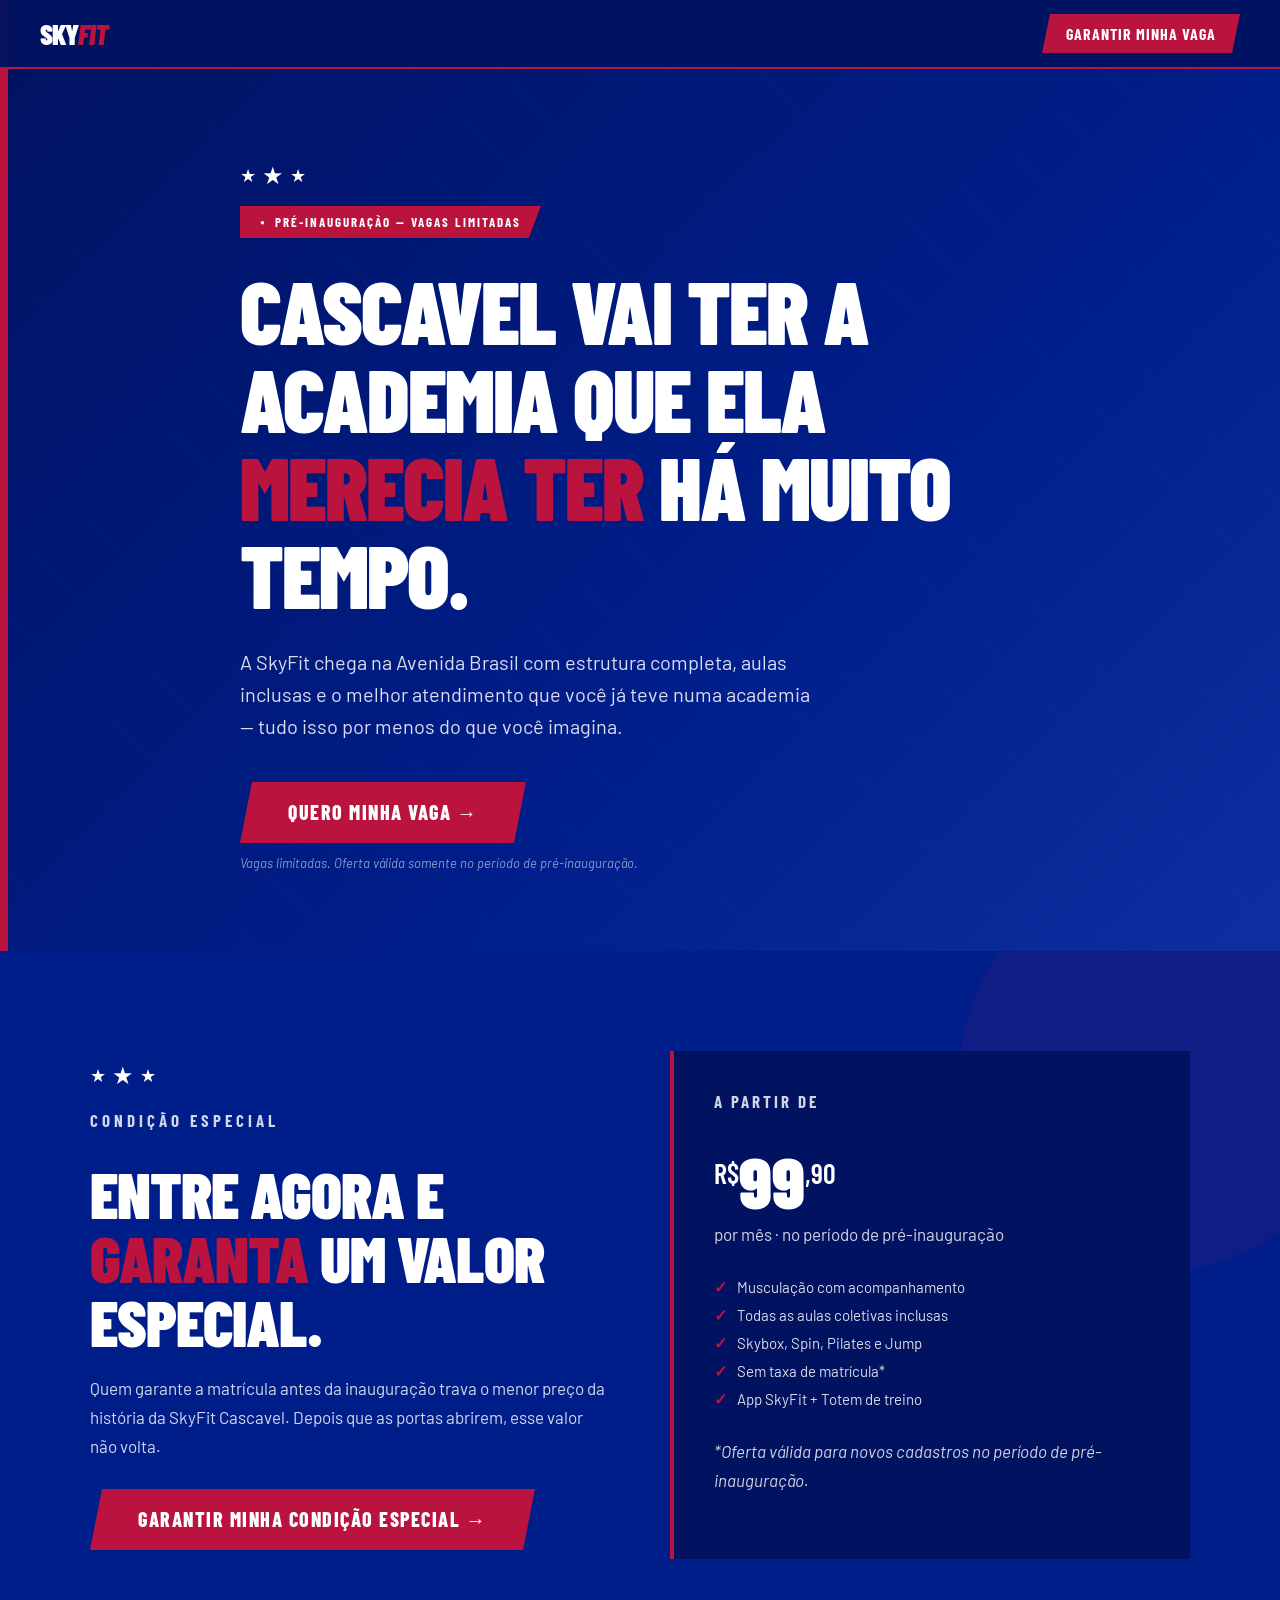
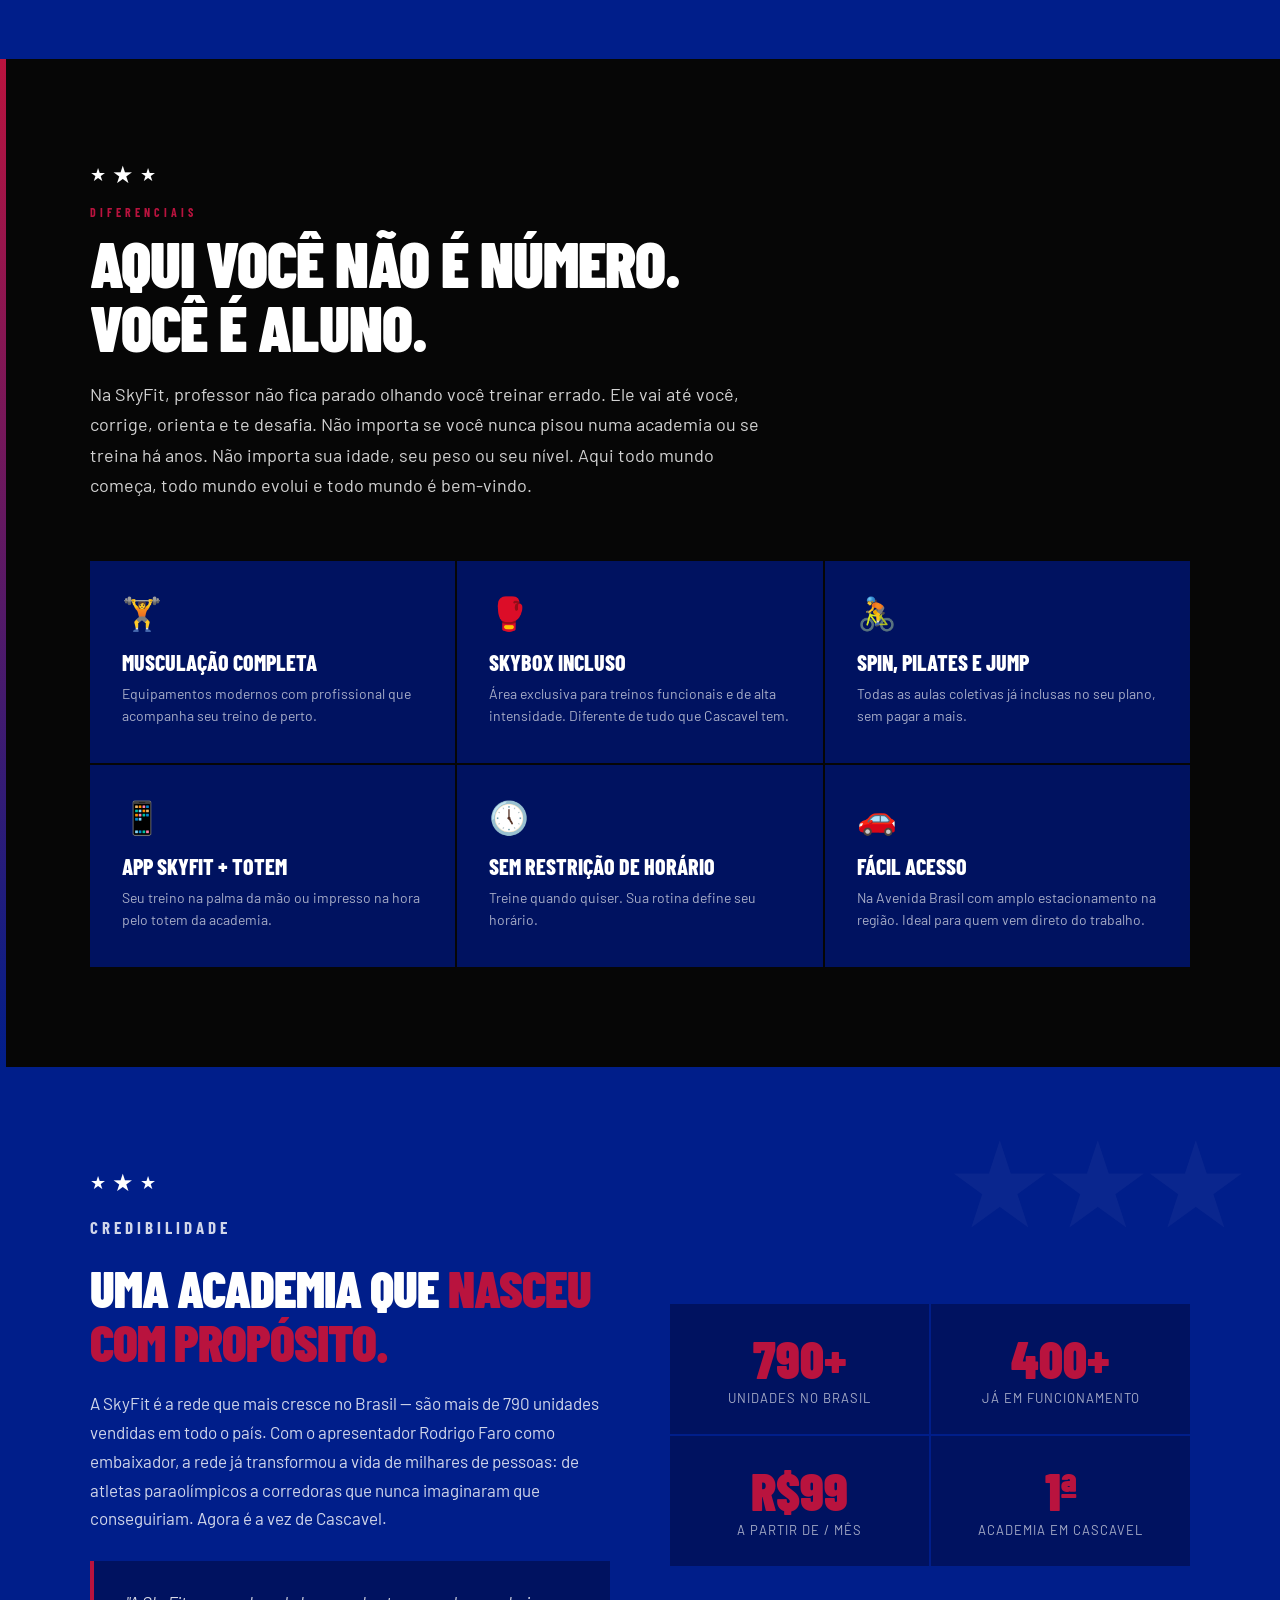
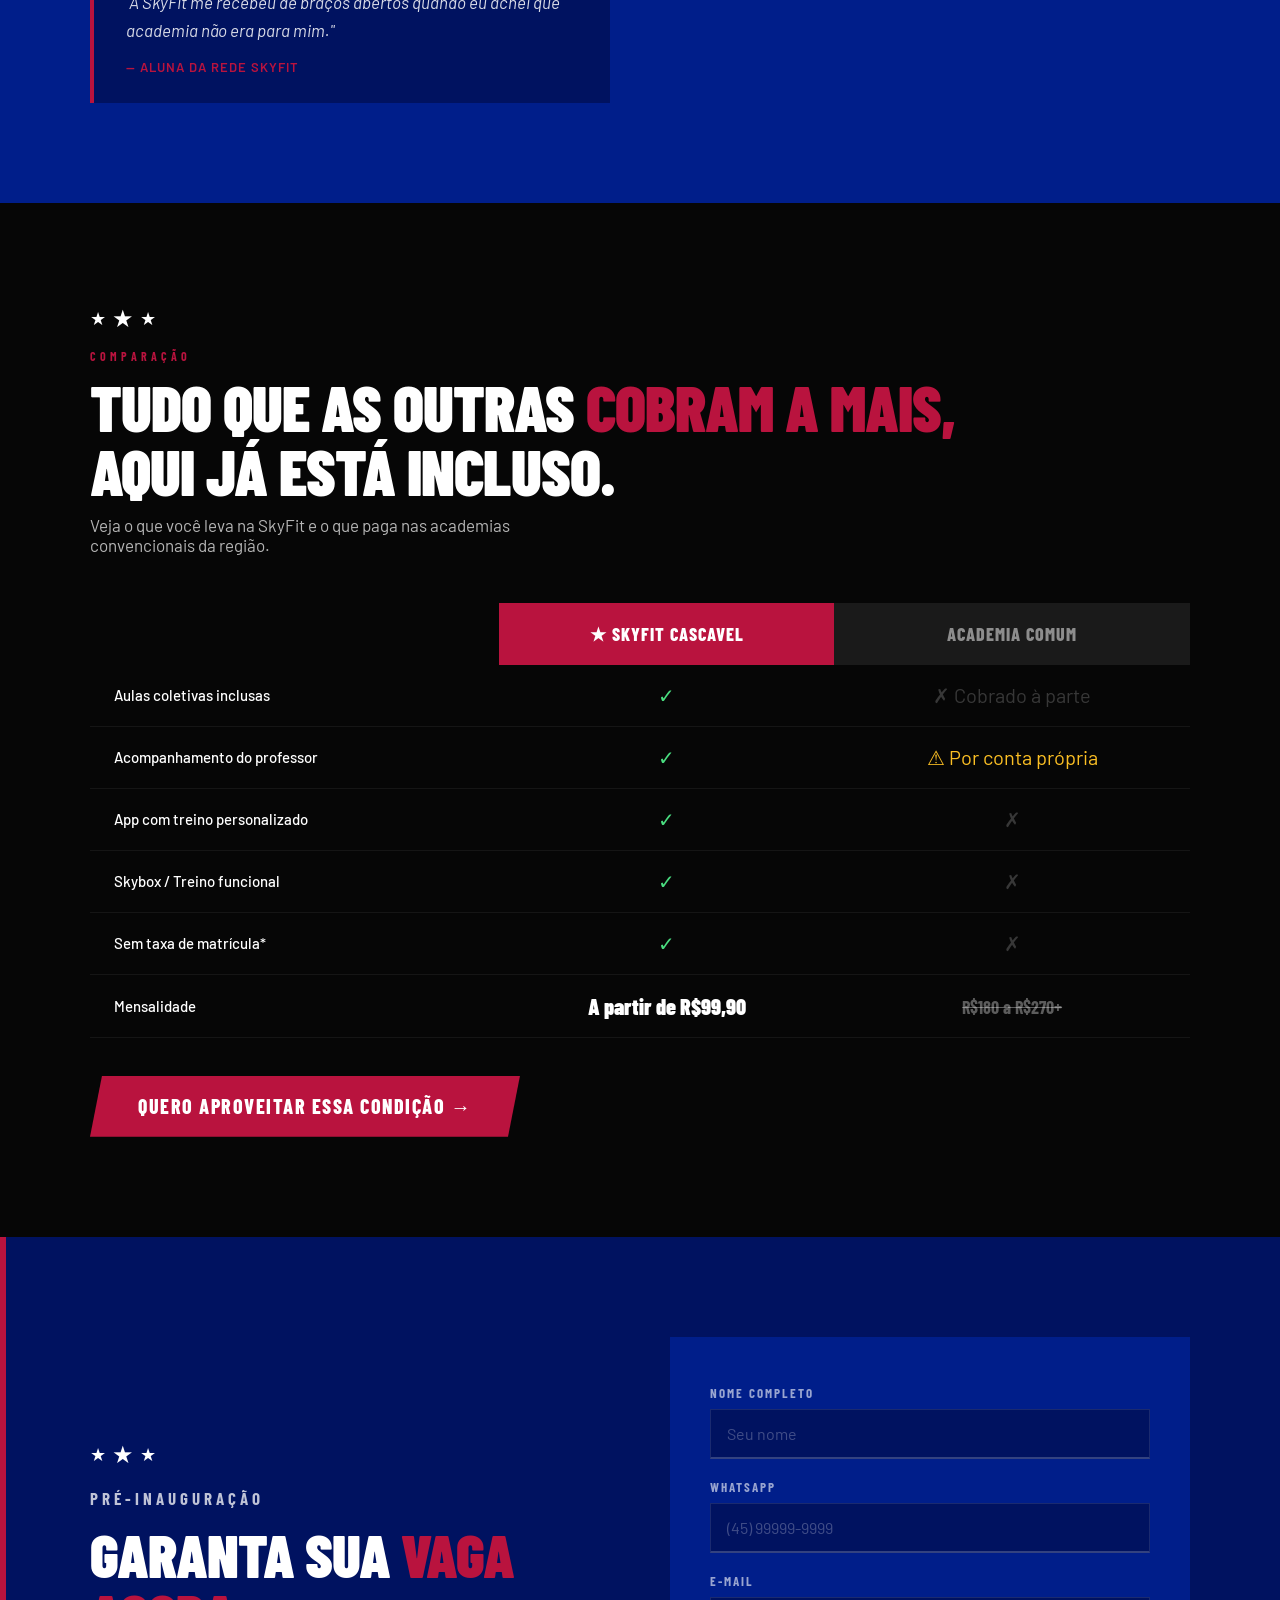
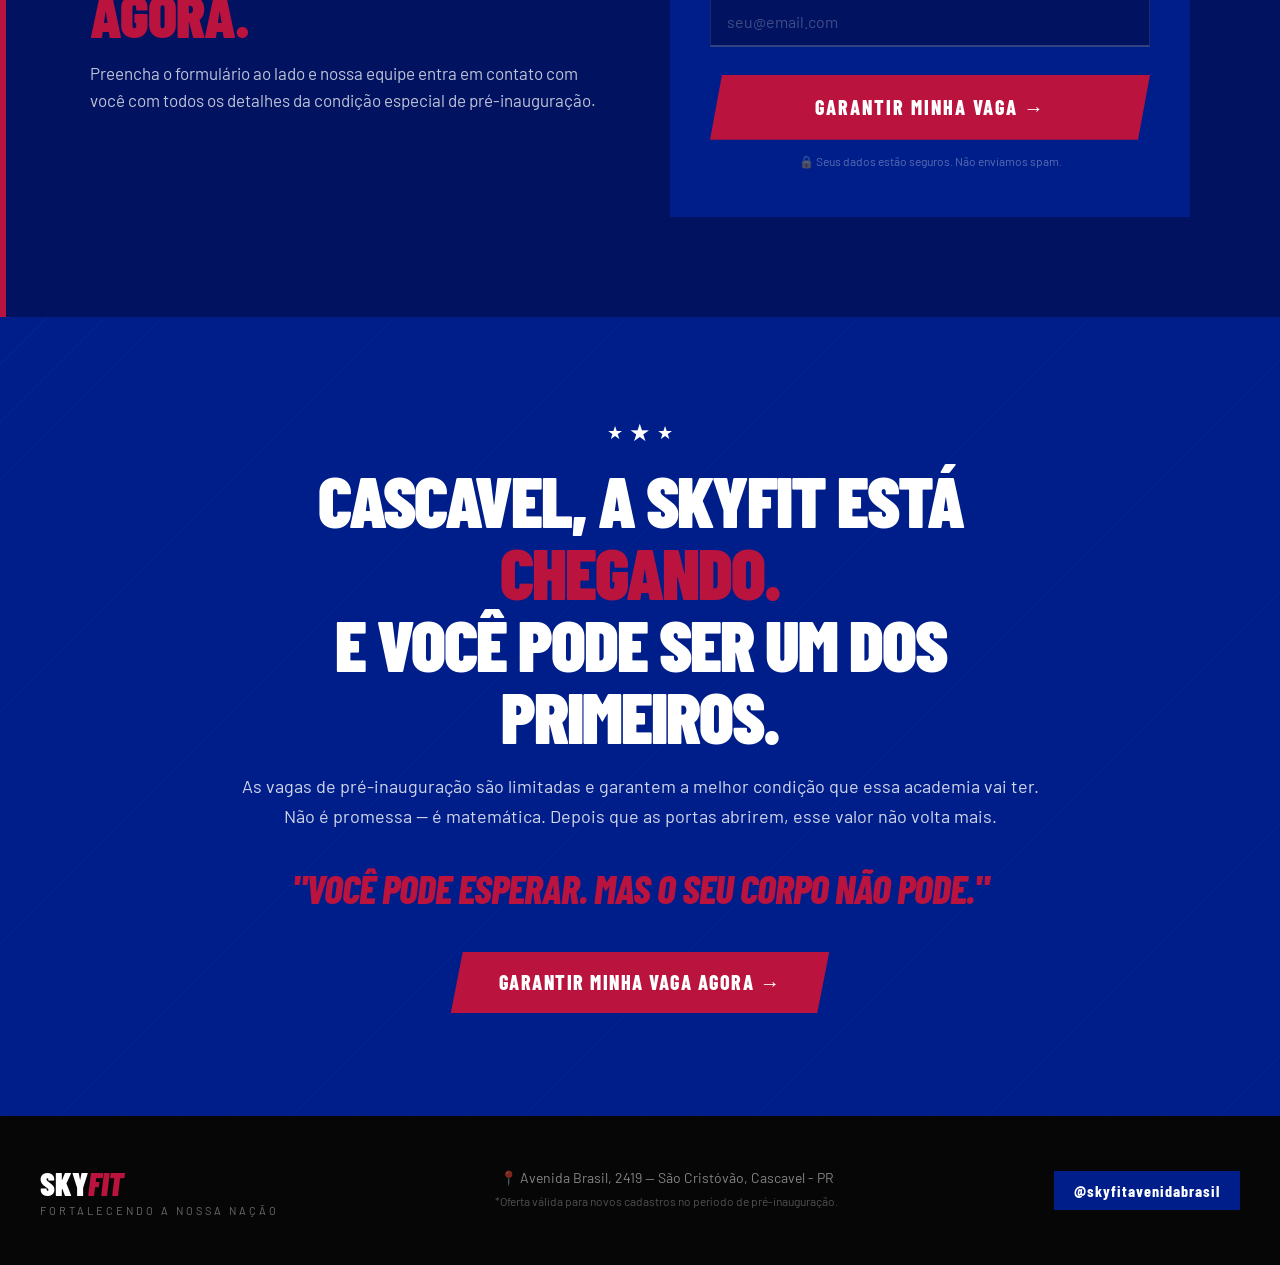
<file: Backups/LP's/skyfit-lp-versao-a-hero.html>
<!DOCTYPE html>
<html lang="pt-BR">
<head>
<meta charset="UTF-8">
<meta name="viewport" content="width=device-width, initial-scale=1.0">
<title>SkyFit Cascavel — Pré-Inauguração</title>
<link href="https://fonts.googleapis.com/css2?family=Barlow+Condensed:wght@400;600;700;800;900&family=Barlow:wght@400;500;600&display=swap" rel="stylesheet">
<style>
  :root {
    --azul: #001E8A;
    --azul-escuro: #001260;
    --vermelho: #B9133E;
    --branco: #FFFFFF;
    --preto: #060606;
  }

  * { margin: 0; padding: 0; box-sizing: border-box; }

  html { scroll-behavior: smooth; }

  body {
    font-family: 'Barlow', sans-serif;
    background: var(--preto);
    color: var(--branco);
    overflow-x: hidden;
  }

  /* ── ESTRELAS ── */
  .estrelas {
    display: flex;
    align-items: center;
    gap: 6px;
    margin-bottom: 16px;
  }
  .estrelas span {
    font-size: 18px;
    color: var(--branco);
    display: inline-block;
  }
  .estrelas span:nth-child(2) { font-size: 24px; }

  /* ── NAVBAR ── */
  nav {
    position: fixed;
    top: 0; left: 0; right: 0;
    z-index: 100;
    background: rgba(0, 18, 96, 0.95);
    backdrop-filter: blur(8px);
    padding: 14px 40px;
    display: flex;
    align-items: center;
    justify-content: space-between;
    border-bottom: 2px solid var(--vermelho);
  }

  .nav-logo {
    display: flex;
    align-items: center;
    gap: 10px;
  }

  .nav-logo .logo-text {
    font-family: 'Barlow Condensed', sans-serif;
    font-size: 28px;
    font-weight: 900;
    letter-spacing: -1px;
  }

  .nav-logo .sky { color: var(--branco); }
  .nav-logo .fit { color: var(--vermelho); font-style: italic; }

  .nav-cta {
    background: var(--vermelho);
    color: var(--branco);
    font-family: 'Barlow Condensed', sans-serif;
    font-size: 16px;
    font-weight: 700;
    letter-spacing: 1px;
    text-transform: uppercase;
    padding: 10px 24px;
    border: none;
    cursor: pointer;
    text-decoration: none;
    transition: background 0.2s;
    clip-path: polygon(8px 0%, 100% 0%, calc(100% - 8px) 100%, 0% 100%);
  }
  .nav-cta:hover { background: #8f0f2f; }

  /* ── HERO ── */
  .hero {
    min-height: 100vh;
    background: linear-gradient(135deg, var(--azul-escuro) 0%, var(--azul) 60%, #0d2fa0 100%);
    position: relative;
    display: flex;
    align-items: center;
    overflow: hidden;
    padding-top: 80px;
  }

  .hero::before {
    content: '';
    position: absolute;
    top: 0; left: 0; right: 0; bottom: 0;
    background: repeating-linear-gradient(
      45deg,
      transparent,
      transparent 60px,
      rgba(255,255,255,0.015) 60px,
      rgba(255,255,255,0.015) 61px
    );
  }

  .hero-faixa {
    position: absolute;
    left: 0; top: 0; bottom: 0;
    width: 8px;
    background: var(--vermelho);
  }

  .hero-content {
    position: relative;
    z-index: 2;
    max-width: 1100px;
    margin: 0 auto;
    padding: 80px 40px;
  }

  .badge-urgencia {
    display: inline-flex;
    align-items: center;
    gap: 8px;
    background: var(--vermelho);
    color: var(--branco);
    font-family: 'Barlow Condensed', sans-serif;
    font-size: 13px;
    font-weight: 700;
    letter-spacing: 2px;
    text-transform: uppercase;
    padding: 8px 20px;
    margin-bottom: 28px;
    clip-path: polygon(0 0, 100% 0, calc(100% - 12px) 100%, 0 100%);
  }

  .badge-urgencia::before {
    content: '●';
    font-size: 8px;
    animation: pulsar 1.2s infinite;
  }

  @keyframes pulsar {
    0%, 100% { opacity: 1; }
    50% { opacity: 0.3; }
  }

  .hero h1 {
    font-family: 'Barlow Condensed', sans-serif;
    font-size: clamp(48px, 7vw, 88px);
    font-weight: 900;
    line-height: 1;
    text-transform: uppercase;
    letter-spacing: -2px;
    margin-bottom: 28px;
    max-width: 800px;
  }

  .hero h1 em {
    color: var(--vermelho);
    font-style: normal;
  }

  .hero-sub {
    font-size: clamp(16px, 2vw, 20px);
    font-weight: 400;
    line-height: 1.6;
    color: rgba(255,255,255,0.85);
    max-width: 580px;
    margin-bottom: 40px;
  }

  .hero-ctas {
    display: flex;
    flex-direction: column;
    align-items: flex-start;
    gap: 12px;
  }

  .btn-primary {
    display: inline-block;
    background: var(--vermelho);
    color: var(--branco);
    font-family: 'Barlow Condensed', sans-serif;
    font-size: 20px;
    font-weight: 800;
    letter-spacing: 1.5px;
    text-transform: uppercase;
    padding: 18px 48px;
    text-decoration: none;
    border: none;
    cursor: pointer;
    transition: all 0.2s;
    clip-path: polygon(12px 0%, 100% 0%, calc(100% - 12px) 100%, 0% 100%);
  }
  .btn-primary:hover {
    background: #8f0f2f;
    transform: translateY(-2px);
    box-shadow: 0 8px 24px rgba(185,19,62,0.4);
  }

  .micro-copy {
    font-size: 13px;
    color: rgba(255,255,255,0.55);
    font-style: italic;
  }

  /* ── OFERTA ── */
  .oferta {
    background: var(--azul);
    padding: 100px 40px;
    position: relative;
    overflow: hidden;
  }

  .oferta::after {
    content: '';
    position: absolute;
    right: -80px; top: -80px;
    width: 400px; height: 400px;
    border-radius: 50%;
    background: rgba(185,19,62,0.08);
  }

  .section-inner {
    max-width: 1100px;
    margin: 0 auto;
    position: relative;
    z-index: 2;
  }

  .oferta-grid {
    display: grid;
    grid-template-columns: 1fr 1fr;
    gap: 60px;
    align-items: center;
  }

  .oferta h2 {
    font-family: 'Barlow Condensed', sans-serif;
    font-size: clamp(36px, 5vw, 64px);
    font-weight: 900;
    text-transform: uppercase;
    line-height: 1;
    letter-spacing: -1px;
    margin-bottom: 20px;
  }

  .oferta h2 em {
    color: var(--vermelho);
    font-style: normal;
  }

  .oferta p {
    font-size: 17px;
    line-height: 1.7;
    color: rgba(255,255,255,0.82);
    margin-bottom: 28px;
  }

  .preco-box {
    background: var(--azul-escuro);
    border-left: 4px solid var(--vermelho);
    padding: 36px 40px;
    position: relative;
  }

  .preco-label {
    font-family: 'Barlow Condensed', sans-serif;
    font-size: 13px;
    font-weight: 700;
    letter-spacing: 3px;
    text-transform: uppercase;
    color: var(--vermelho);
    margin-bottom: 12px;
  }

  .preco-valor {
    font-family: 'Barlow Condensed', sans-serif;
    font-size: 72px;
    font-weight: 900;
    line-height: 1;
    color: var(--branco);
    margin-bottom: 4px;
  }

  .preco-valor span {
    font-size: 28px;
    font-weight: 600;
    vertical-align: super;
  }

  .preco-detalhe {
    font-size: 14px;
    color: rgba(255,255,255,0.6);
    margin-bottom: 24px;
  }

  .preco-includes {
    list-style: none;
    display: flex;
    flex-direction: column;
    gap: 8px;
    margin-bottom: 28px;
  }

  .preco-includes li {
    font-size: 15px;
    color: rgba(255,255,255,0.85);
    display: flex;
    align-items: center;
    gap: 10px;
  }

  .preco-includes li::before {
    content: '✓';
    color: var(--vermelho);
    font-weight: 700;
    font-size: 16px;
    flex-shrink: 0;
  }

  .oferta-micro {
    font-size: 12px;
    color: rgba(255,255,255,0.45);
    font-style: italic;
    margin-top: 16px;
  }

  /* ── BENEFÍCIOS ── */
  .beneficios {
    background: var(--preto);
    padding: 100px 40px;
    position: relative;
  }

  .beneficios-faixa {
    position: absolute;
    left: 0; top: 0; bottom: 0;
    width: 6px;
    background: linear-gradient(to bottom, var(--vermelho), var(--azul));
  }

  .section-label {
    font-family: 'Barlow Condensed', sans-serif;
    font-size: 12px;
    font-weight: 700;
    letter-spacing: 4px;
    text-transform: uppercase;
    color: var(--vermelho);
    margin-bottom: 12px;
  }

  .beneficios h2 {
    font-family: 'Barlow Condensed', sans-serif;
    font-size: clamp(36px, 5vw, 64px);
    font-weight: 900;
    text-transform: uppercase;
    line-height: 1;
    letter-spacing: -1px;
    margin-bottom: 20px;
  }

  .beneficios-intro {
    font-size: 18px;
    line-height: 1.7;
    color: rgba(255,255,255,0.82);
    max-width: 680px;
    margin-bottom: 60px;
  }

  .beneficios-grid {
    display: grid;
    grid-template-columns: repeat(auto-fit, minmax(280px, 1fr));
    gap: 2px;
  }

  .beneficio-item {
    background: var(--azul-escuro);
    padding: 32px;
    border-bottom: 3px solid transparent;
    transition: border-color 0.2s, background 0.2s;
  }

  .beneficio-item:hover {
    background: var(--azul);
    border-bottom-color: var(--vermelho);
  }

  .beneficio-icon {
    font-size: 32px;
    margin-bottom: 16px;
    display: block;
  }

  .beneficio-titulo {
    font-family: 'Barlow Condensed', sans-serif;
    font-size: 22px;
    font-weight: 800;
    text-transform: uppercase;
    margin-bottom: 8px;
    color: var(--branco);
  }

  .beneficio-desc {
    font-size: 14px;
    color: rgba(255,255,255,0.65);
    line-height: 1.6;
  }

  /* ── PROVA SOCIAL ── */
  .prova {
    background: var(--azul);
    padding: 100px 40px;
    position: relative;
    overflow: hidden;
  }

  .prova::before {
    content: '★★★';
    position: absolute;
    right: 40px; top: 40px;
    font-size: 120px;
    color: rgba(255,255,255,0.04);
    font-family: 'Barlow Condensed', sans-serif;
    letter-spacing: -10px;
  }

  .prova-grid {
    display: grid;
    grid-template-columns: 1fr 1fr;
    gap: 60px;
    align-items: center;
  }

  .prova h2 {
    font-family: 'Barlow Condensed', sans-serif;
    font-size: clamp(32px, 4vw, 52px);
    font-weight: 900;
    text-transform: uppercase;
    line-height: 1.05;
    letter-spacing: -1px;
    margin-bottom: 20px;
  }

  .prova h2 em {
    color: var(--vermelho);
    font-style: normal;
  }

  .prova p {
    font-size: 17px;
    line-height: 1.7;
    color: rgba(255,255,255,0.82);
    margin-bottom: 20px;
  }

  .numeros-grid {
    display: grid;
    grid-template-columns: 1fr 1fr;
    gap: 2px;
  }

  .numero-item {
    background: var(--azul-escuro);
    padding: 28px;
    text-align: center;
  }

  .numero-valor {
    font-family: 'Barlow Condensed', sans-serif;
    font-size: 52px;
    font-weight: 900;
    color: var(--vermelho);
    line-height: 1;
  }

  .numero-label {
    font-size: 13px;
    color: rgba(255,255,255,0.65);
    text-transform: uppercase;
    letter-spacing: 1px;
    margin-top: 6px;
  }

  .depoimento {
    background: var(--azul-escuro);
    border-left: 4px solid var(--vermelho);
    padding: 28px 32px;
    margin-top: 28px;
  }

  .depoimento blockquote {
    font-size: 17px;
    font-style: italic;
    line-height: 1.6;
    color: rgba(255,255,255,0.85);
    margin-bottom: 12px;
  }

  .depoimento cite {
    font-size: 13px;
    color: var(--vermelho);
    font-style: normal;
    font-weight: 600;
    text-transform: uppercase;
    letter-spacing: 1px;
  }

  /* ── TABELA COMPARATIVA (versão A) ── */
  .comparacao {
    background: var(--preto);
    padding: 100px 40px;
  }

  .comparacao h2 {
    font-family: 'Barlow Condensed', sans-serif;
    font-size: clamp(36px, 5vw, 64px);
    font-weight: 900;
    text-transform: uppercase;
    line-height: 1;
    letter-spacing: -1px;
    margin-bottom: 12px;
  }

  .comparacao h2 em { color: var(--vermelho); font-style: normal; }

  .comparacao-sub {
    font-size: 17px;
    color: rgba(255,255,255,0.7);
    margin-bottom: 48px;
    max-width: 500px;
  }

  .tabela-wrapper {
    overflow-x: auto;
  }

  table {
    width: 100%;
    border-collapse: collapse;
    font-size: 15px;
  }

  thead th {
    font-family: 'Barlow Condensed', sans-serif;
    font-size: 18px;
    font-weight: 800;
    text-transform: uppercase;
    letter-spacing: 1px;
    padding: 20px 24px;
    text-align: center;
  }

  thead th:first-child { text-align: left; }

  thead th.skyfit-col {
    background: var(--vermelho);
    color: var(--branco);
  }

  thead th.outra-col {
    background: #1a1a1a;
    color: rgba(255,255,255,0.5);
  }

  tbody tr {
    border-bottom: 1px solid rgba(255,255,255,0.06);
    transition: background 0.15s;
  }

  tbody tr:hover { background: rgba(255,255,255,0.03); }

  tbody td {
    padding: 18px 24px;
    color: rgba(255,255,255,0.8);
  }

  tbody td:first-child {
    font-weight: 500;
    color: var(--branco);
  }

  tbody td:not(:first-child) {
    text-align: center;
    font-size: 20px;
  }

  .ok { color: #4ade80; }
  .nok { color: rgba(255,255,255,0.2); }
  .warn { color: #fbbf24; font-size: 14px; }

  .preco-destaque {
    font-family: 'Barlow Condensed', sans-serif;
    font-size: 22px;
    font-weight: 900;
    color: var(--branco);
  }

  .preco-outra {
    font-family: 'Barlow Condensed', sans-serif;
    font-size: 18px;
    font-weight: 700;
    color: rgba(255,255,255,0.35);
    text-decoration: line-through;
  }

  /* ── FORMULÁRIO ── */
  .formulario {
    background: var(--azul-escuro);
    padding: 100px 40px;
    position: relative;
    overflow: hidden;
  }

  .formulario::before {
    content: '';
    position: absolute;
    left: 0; top: 0; bottom: 0;
    width: 6px;
    background: var(--vermelho);
  }

  .form-grid {
    display: grid;
    grid-template-columns: 1fr 1fr;
    gap: 60px;
    align-items: center;
  }

  .form-titulo h2 {
    font-family: 'Barlow Condensed', sans-serif;
    font-size: clamp(36px, 5vw, 60px);
    font-weight: 900;
    text-transform: uppercase;
    line-height: 1;
    letter-spacing: -1px;
    margin-bottom: 16px;
  }

  .form-titulo h2 em { color: var(--vermelho); font-style: normal; }

  .form-titulo p {
    font-size: 17px;
    line-height: 1.6;
    color: rgba(255,255,255,0.75);
  }

  .form-box {
    background: var(--azul);
    padding: 48px 40px;
  }

  .form-field {
    margin-bottom: 20px;
  }

  .form-field label {
    display: block;
    font-family: 'Barlow Condensed', sans-serif;
    font-size: 13px;
    font-weight: 700;
    letter-spacing: 2px;
    text-transform: uppercase;
    color: rgba(255,255,255,0.6);
    margin-bottom: 8px;
  }

  .form-field input {
    width: 100%;
    background: var(--azul-escuro);
    border: 1px solid rgba(255,255,255,0.1);
    border-bottom: 2px solid rgba(255,255,255,0.2);
    color: var(--branco);
    font-family: 'Barlow', sans-serif;
    font-size: 16px;
    padding: 14px 16px;
    outline: none;
    transition: border-color 0.2s;
  }

  .form-field input:focus {
    border-bottom-color: var(--vermelho);
    background: rgba(0,30,138,0.8);
  }

  .form-field input::placeholder {
    color: rgba(255,255,255,0.25);
  }

  .btn-form {
    width: 100%;
    background: var(--vermelho);
    color: var(--branco);
    font-family: 'Barlow Condensed', sans-serif;
    font-size: 20px;
    font-weight: 800;
    letter-spacing: 2px;
    text-transform: uppercase;
    padding: 20px;
    border: none;
    cursor: pointer;
    transition: all 0.2s;
    margin-top: 8px;
    clip-path: polygon(12px 0%, 100% 0%, calc(100% - 12px) 100%, 0% 100%);
  }

  .btn-form:hover {
    background: #8f0f2f;
    transform: translateY(-2px);
    box-shadow: 0 8px 24px rgba(185,19,62,0.5);
  }

  .form-seguranca {
    text-align: center;
    font-size: 12px;
    color: rgba(255,255,255,0.35);
    margin-top: 14px;
  }

  /* ── FECHAMENTO ── */
  .fechamento {
    background: var(--azul);
    padding: 100px 40px;
    text-align: center;
    position: relative;
    overflow: hidden;
  }

  .fechamento::after {
    content: '';
    position: absolute;
    inset: 0;
    background: repeating-linear-gradient(
      -45deg,
      transparent,
      transparent 40px,
      rgba(255,255,255,0.02) 40px,
      rgba(255,255,255,0.02) 41px
    );
  }

  .fechamento-inner {
    position: relative;
    z-index: 2;
    max-width: 800px;
    margin: 0 auto;
  }

  .fechamento h2 {
    font-family: 'Barlow Condensed', sans-serif;
    font-size: clamp(36px, 6vw, 72px);
    font-weight: 900;
    text-transform: uppercase;
    line-height: 1;
    letter-spacing: -2px;
    margin-bottom: 20px;
  }

  .fechamento h2 em { color: var(--vermelho); font-style: normal; }

  .fechamento p {
    font-size: 18px;
    line-height: 1.7;
    color: rgba(255,255,255,0.82);
    margin-bottom: 16px;
  }

  .frase-impacto {
    font-family: 'Barlow Condensed', sans-serif;
    font-size: clamp(24px, 3.5vw, 40px);
    font-weight: 800;
    font-style: italic;
    color: var(--vermelho);
    margin: 32px 0 40px;
    text-transform: uppercase;
    letter-spacing: -1px;
  }

  /* ── FOOTER ── */
  footer {
    background: var(--preto);
    border-top: 3px solid var(--azul);
    padding: 48px 40px;
    display: flex;
    align-items: center;
    justify-content: space-between;
    flex-wrap: wrap;
    gap: 24px;
  }

  .footer-logo .logo-text {
    font-family: 'Barlow Condensed', sans-serif;
    font-size: 32px;
    font-weight: 900;
  }

  .footer-logo .sky { color: var(--branco); }
  .footer-logo .fit { color: var(--vermelho); font-style: italic; }
  .footer-logo .sub {
    font-size: 11px;
    letter-spacing: 3px;
    color: rgba(255,255,255,0.4);
    text-transform: uppercase;
    display: block;
    margin-top: 2px;
  }

  .footer-info {
    text-align: center;
  }

  .footer-info p {
    font-size: 14px;
    color: rgba(255,255,255,0.5);
    margin-bottom: 4px;
  }

  .footer-social {
    text-align: right;
  }

  .footer-social a {
    display: inline-block;
    color: var(--branco);
    font-family: 'Barlow Condensed', sans-serif;
    font-size: 16px;
    font-weight: 700;
    letter-spacing: 1px;
    text-decoration: none;
    background: var(--azul);
    padding: 10px 20px;
    transition: background 0.2s;
  }

  .footer-social a:hover { background: var(--vermelho); }

  /* ── FAIXAS LATERAIS ── */
  .faixa-lateral {
    position: absolute;
    left: 0; top: 0; bottom: 0;
    display: flex;
  }

  .faixa-lateral .f1 { width: 4px; background: rgba(255,255,255,0.08); }
  .faixa-lateral .f2 { width: 8px; background: var(--vermelho); opacity: 0.7; }
  .faixa-lateral .f3 { width: 20px; background: var(--azul); opacity: 0.3; }

  /* ── RESPONSIVO ── */
  @media (max-width: 768px) {
    nav { padding: 14px 20px; }
    .hero-content { padding: 60px 24px; }
    .oferta, .beneficios, .prova, .comparacao, .formulario, .fechamento { padding: 70px 24px; }
    .oferta-grid, .prova-grid, .form-grid { grid-template-columns: 1fr; gap: 40px; }
    footer { padding: 40px 24px; flex-direction: column; text-align: center; }
    .footer-social { text-align: center; }
  }

  /* ── ANIMAÇÕES ── */
  @keyframes fadeUp {
    from { opacity: 0; transform: translateY(30px); }
    to { opacity: 1; transform: translateY(0); }
  }

  .hero-content > * {
    animation: fadeUp 0.7s ease both;
  }

  .hero-content > *:nth-child(1) { animation-delay: 0.1s; }
  .hero-content > *:nth-child(2) { animation-delay: 0.2s; }
  .hero-content > *:nth-child(3) { animation-delay: 0.35s; }
  .hero-content > *:nth-child(4) { animation-delay: 0.45s; }
  .hero-content > *:nth-child(5) { animation-delay: 0.55s; }
</style>
</head>
<body>

<!-- NAVBAR -->
<nav>
  <div class="nav-logo">
    <div class="logo-text"><span class="sky">SKY</span><span class="fit">FIT</span></div>
  </div>
  <a href="#formulario" class="nav-cta">Garantir minha vaga</a>
</nav>

<!-- HERO -->
<section class="hero">
  <div class="hero-faixa"></div>
  <div class="hero-content">
    <div class="estrelas"><span>★</span><span>★</span><span>★</span></div>
    <div class="badge-urgencia">Pré-Inauguração — Vagas Limitadas</div>
    <h1>Cascavel vai ter a academia que ela <em>merecia ter</em> há muito tempo.</h1>
    <p class="hero-sub">A SkyFit chega na Avenida Brasil com estrutura completa, aulas inclusas e o melhor atendimento que você já teve numa academia — tudo isso por menos do que você imagina.</p>
    <div class="hero-ctas">
      <a href="#formulario" class="btn-primary">Quero minha vaga →</a>
      <span class="micro-copy">Vagas limitadas. Oferta válida somente no período de pré-inauguração.</span>
    </div>
  </div>
</section>

<!-- OFERTA -->
<section class="oferta">
  <div class="section-inner">
    <div class="oferta-grid">
      <div>
        <div class="estrelas"><span>★</span><span>★</span><span>★</span></div>
        <p class="section-label">Condição especial</p>
        <h2>Entre agora e <em>garanta</em> um valor especial.</h2>
        <p>Quem garante a matrícula antes da inauguração trava o menor preço da história da SkyFit Cascavel. Depois que as portas abrirem, esse valor não volta.</p>
        <a href="#formulario" class="btn-primary">Garantir minha condição especial →</a>
      </div>
      <div class="preco-box">
        <p class="preco-label">A partir de</p>
        <div class="preco-valor"><span>R$</span>99<span>,90</span></div>
        <p class="preco-detalhe">por mês · no período de pré-inauguração</p>
        <ul class="preco-includes">
          <li>Musculação com acompanhamento</li>
          <li>Todas as aulas coletivas inclusas</li>
          <li>Skybox, Spin, Pilates e Jump</li>
          <li>Sem taxa de matrícula*</li>
          <li>App SkyFit + Totem de treino</li>
        </ul>
        <p class="oferta-micro">*Oferta válida para novos cadastros no período de pré-inauguração.</p>
      </div>
    </div>
  </div>
</section>

<!-- BENEFÍCIOS -->
<section class="beneficios">
  <div class="beneficios-faixa"></div>
  <div class="section-inner">
    <div class="estrelas"><span>★</span><span>★</span><span>★</span></div>
    <p class="section-label">Diferenciais</p>
    <h2>Aqui você não é número.<br>Você é aluno.</h2>
    <p class="beneficios-intro">Na SkyFit, professor não fica parado olhando você treinar errado. Ele vai até você, corrige, orienta e te desafia. Não importa se você nunca pisou numa academia ou se treina há anos. Não importa sua idade, seu peso ou seu nível. Aqui todo mundo começa, todo mundo evolui e todo mundo é bem-vindo.</p>
    <div class="beneficios-grid">
      <div class="beneficio-item">
        <span class="beneficio-icon">🏋️</span>
        <div class="beneficio-titulo">Musculação completa</div>
        <p class="beneficio-desc">Equipamentos modernos com profissional que acompanha seu treino de perto.</p>
      </div>
      <div class="beneficio-item">
        <span class="beneficio-icon">🥊</span>
        <div class="beneficio-titulo">Skybox incluso</div>
        <p class="beneficio-desc">Área exclusiva para treinos funcionais e de alta intensidade. Diferente de tudo que Cascavel tem.</p>
      </div>
      <div class="beneficio-item">
        <span class="beneficio-icon">🚴</span>
        <div class="beneficio-titulo">Spin, Pilates e Jump</div>
        <p class="beneficio-desc">Todas as aulas coletivas já inclusas no seu plano, sem pagar a mais.</p>
      </div>
      <div class="beneficio-item">
        <span class="beneficio-icon">📱</span>
        <div class="beneficio-titulo">App SkyFit + Totem</div>
        <p class="beneficio-desc">Seu treino na palma da mão ou impresso na hora pelo totem da academia.</p>
      </div>
      <div class="beneficio-item">
        <span class="beneficio-icon">🕔</span>
        <div class="beneficio-titulo">Sem restrição de horário</div>
        <p class="beneficio-desc">Treine quando quiser. Sua rotina define seu horário.</p>
      </div>
      <div class="beneficio-item">
        <span class="beneficio-icon">🚗</span>
        <div class="beneficio-titulo">Fácil acesso</div>
        <p class="beneficio-desc">Na Avenida Brasil com amplo estacionamento na região. Ideal para quem vem direto do trabalho.</p>
      </div>
    </div>
  </div>
</section>

<!-- PROVA SOCIAL -->
<section class="prova">
  <div class="section-inner">
    <div class="prova-grid">
      <div>
        <div class="estrelas"><span>★</span><span>★</span><span>★</span></div>
        <p class="section-label">Credibilidade</p>
        <h2>Uma academia que <em>nasceu com propósito.</em></h2>
        <p>A SkyFit é a rede que mais cresce no Brasil — são mais de 790 unidades vendidas em todo o país. Com o apresentador Rodrigo Faro como embaixador, a rede já transformou a vida de milhares de pessoas: de atletas paraolímpicos a corredoras que nunca imaginaram que conseguiriam. Agora é a vez de Cascavel.</p>
        <div class="depoimento">
          <blockquote>"A SkyFit me recebeu de braços abertos quando eu achei que academia não era para mim."</blockquote>
          <cite>— Aluna da rede SkyFit</cite>
        </div>
      </div>
      <div class="numeros-grid">
        <div class="numero-item">
          <div class="numero-valor">790+</div>
          <div class="numero-label">Unidades no Brasil</div>
        </div>
        <div class="numero-item">
          <div class="numero-valor">400+</div>
          <div class="numero-label">Já em funcionamento</div>
        </div>
        <div class="numero-item">
          <div class="numero-valor">R$99</div>
          <div class="numero-label">A partir de / mês</div>
        </div>
        <div class="numero-item">
          <div class="numero-valor">1ª</div>
          <div class="numero-label">Academia em Cascavel</div>
        </div>
      </div>
    </div>
  </div>
</section>

<!-- TABELA COMPARATIVA (Versão A) -->
<section class="comparacao">
  <div class="section-inner">
    <div class="estrelas"><span>★</span><span>★</span><span>★</span></div>
    <p class="section-label">Comparação</p>
    <h2>Tudo que as outras <em>cobram a mais,</em><br>aqui já está incluso.</h2>
    <p class="comparacao-sub">Veja o que você leva na SkyFit e o que paga nas academias convencionais da região.</p>
    <div class="tabela-wrapper">
      <table>
        <thead>
          <tr>
            <th></th>
            <th class="skyfit-col">★ SkyFit Cascavel</th>
            <th class="outra-col">Academia comum</th>
          </tr>
        </thead>
        <tbody>
          <tr>
            <td>Aulas coletivas inclusas</td>
            <td class="ok">✓</td>
            <td class="nok">✗ Cobrado à parte</td>
          </tr>
          <tr>
            <td>Acompanhamento do professor</td>
            <td class="ok">✓</td>
            <td class="warn">⚠ Por conta própria</td>
          </tr>
          <tr>
            <td>App com treino personalizado</td>
            <td class="ok">✓</td>
            <td class="nok">✗</td>
          </tr>
          <tr>
            <td>Skybox / Treino funcional</td>
            <td class="ok">✓</td>
            <td class="nok">✗</td>
          </tr>
          <tr>
            <td>Sem taxa de matrícula*</td>
            <td class="ok">✓</td>
            <td class="nok">✗</td>
          </tr>
          <tr>
            <td>Mensalidade</td>
            <td><span class="preco-destaque">A partir de R$99,90</span></td>
            <td><span class="preco-outra">R$180 a R$270+</span></td>
          </tr>
        </tbody>
      </table>
    </div>
    <br><br>
    <a href="#formulario" class="btn-primary">Quero aproveitar essa condição →</a>
  </div>
</section>

<!-- FORMULÁRIO -->
<section class="formulario" id="formulario">
  <div class="section-inner">
    <div class="form-grid">
      <div class="form-titulo">
        <div class="estrelas"><span>★</span><span>★</span><span>★</span></div>
        <p class="section-label">Pré-inauguração</p>
        <h2>Garanta sua <em>vaga agora.</em></h2>
        <p>Preencha o formulário ao lado e nossa equipe entra em contato com você com todos os detalhes da condição especial de pré-inauguração.</p>
      </div>
      <div class="form-box">
        <div class="form-field">
          <label for="nome">Nome completo</label>
          <input type="text" id="nome" name="nome" placeholder="Seu nome" />
        </div>
        <div class="form-field">
          <label for="whatsapp">WhatsApp</label>
          <input type="tel" id="whatsapp" name="whatsapp" placeholder="(45) 99999-9999" />
        </div>
        <div class="form-field">
          <label for="email">E-mail</label>
          <input type="email" id="email" name="email" placeholder="seu@email.com" />
        </div>
        <button type="submit" class="btn-form">Garantir minha vaga →</button>
        <p class="form-seguranca">🔒 Seus dados estão seguros. Não enviamos spam.</p>
      </div>
    </div>
  </div>
</section>

<!-- FECHAMENTO -->
<section class="fechamento">
  <div class="fechamento-inner">
    <div class="estrelas" style="justify-content: center;"><span>★</span><span>★</span><span>★</span></div>
    <h2>Cascavel, a SkyFit está <em>chegando.</em><br>E você pode ser um dos primeiros.</h2>
    <p>As vagas de pré-inauguração são limitadas e garantem a melhor condição que essa academia vai ter.<br>Não é promessa — é matemática. Depois que as portas abrirem, esse valor não volta mais.</p>
    <div class="frase-impacto">"Você pode esperar. Mas o seu corpo não pode."</div>
    <a href="#formulario" class="btn-primary">Garantir minha vaga agora →</a>
  </div>
</section>

<!-- FOOTER -->
<footer>
  <div class="footer-logo">
    <div class="logo-text"><span class="sky">SKY</span><span class="fit">FIT</span></div>
    <span class="sub">Fortalecendo a nossa nação</span>
  </div>
  <div class="footer-info">
    <p>📍 Avenida Brasil, 2419 — São Cristóvão, Cascavel - PR</p>
    <p style="font-size:12px; margin-top: 8px; color: rgba(255,255,255,0.3);">*Oferta válida para novos cadastros no período de pré-inauguração.</p>
  </div>
  <div class="footer-social">
    <a href="https://instagram.com/skyfitavenidabrasil" target="_blank">@skyfitavenidabrasil</a>
  </div>
</footer>

</body>
</html>
</file>
